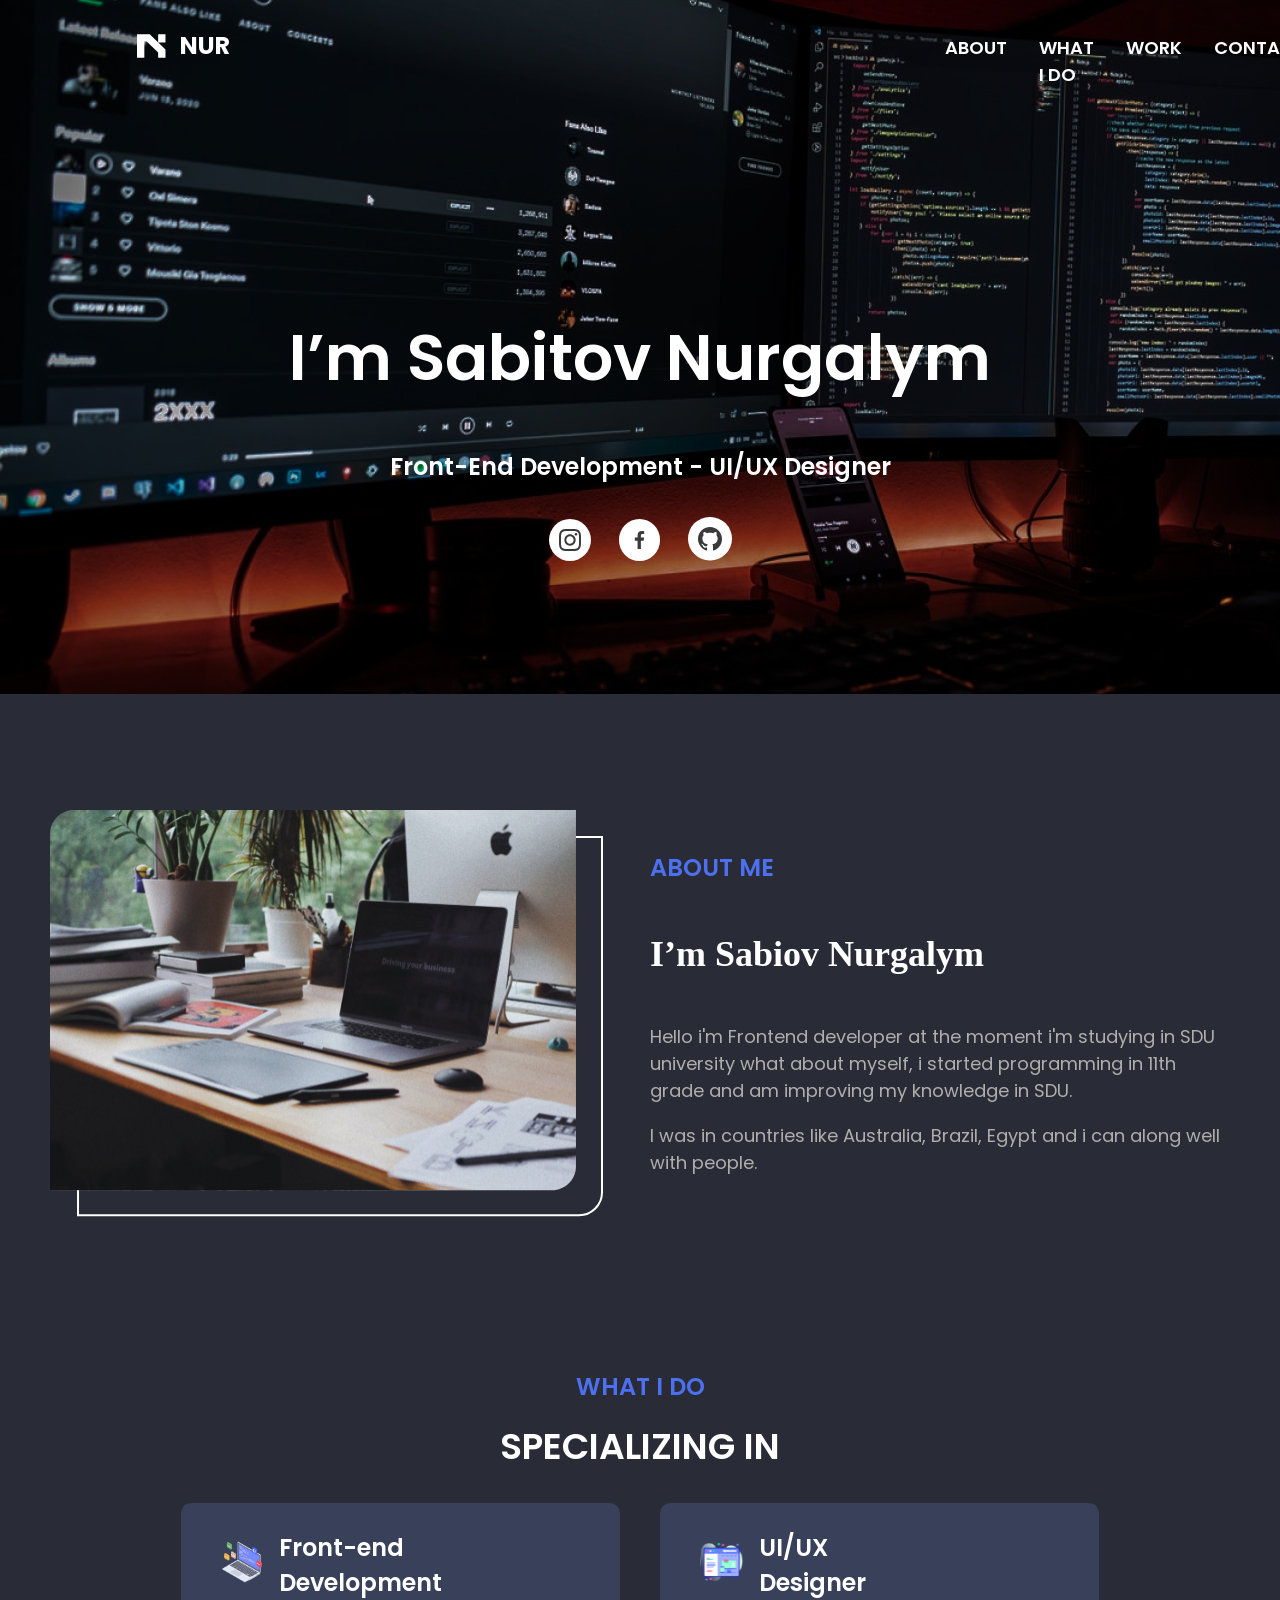
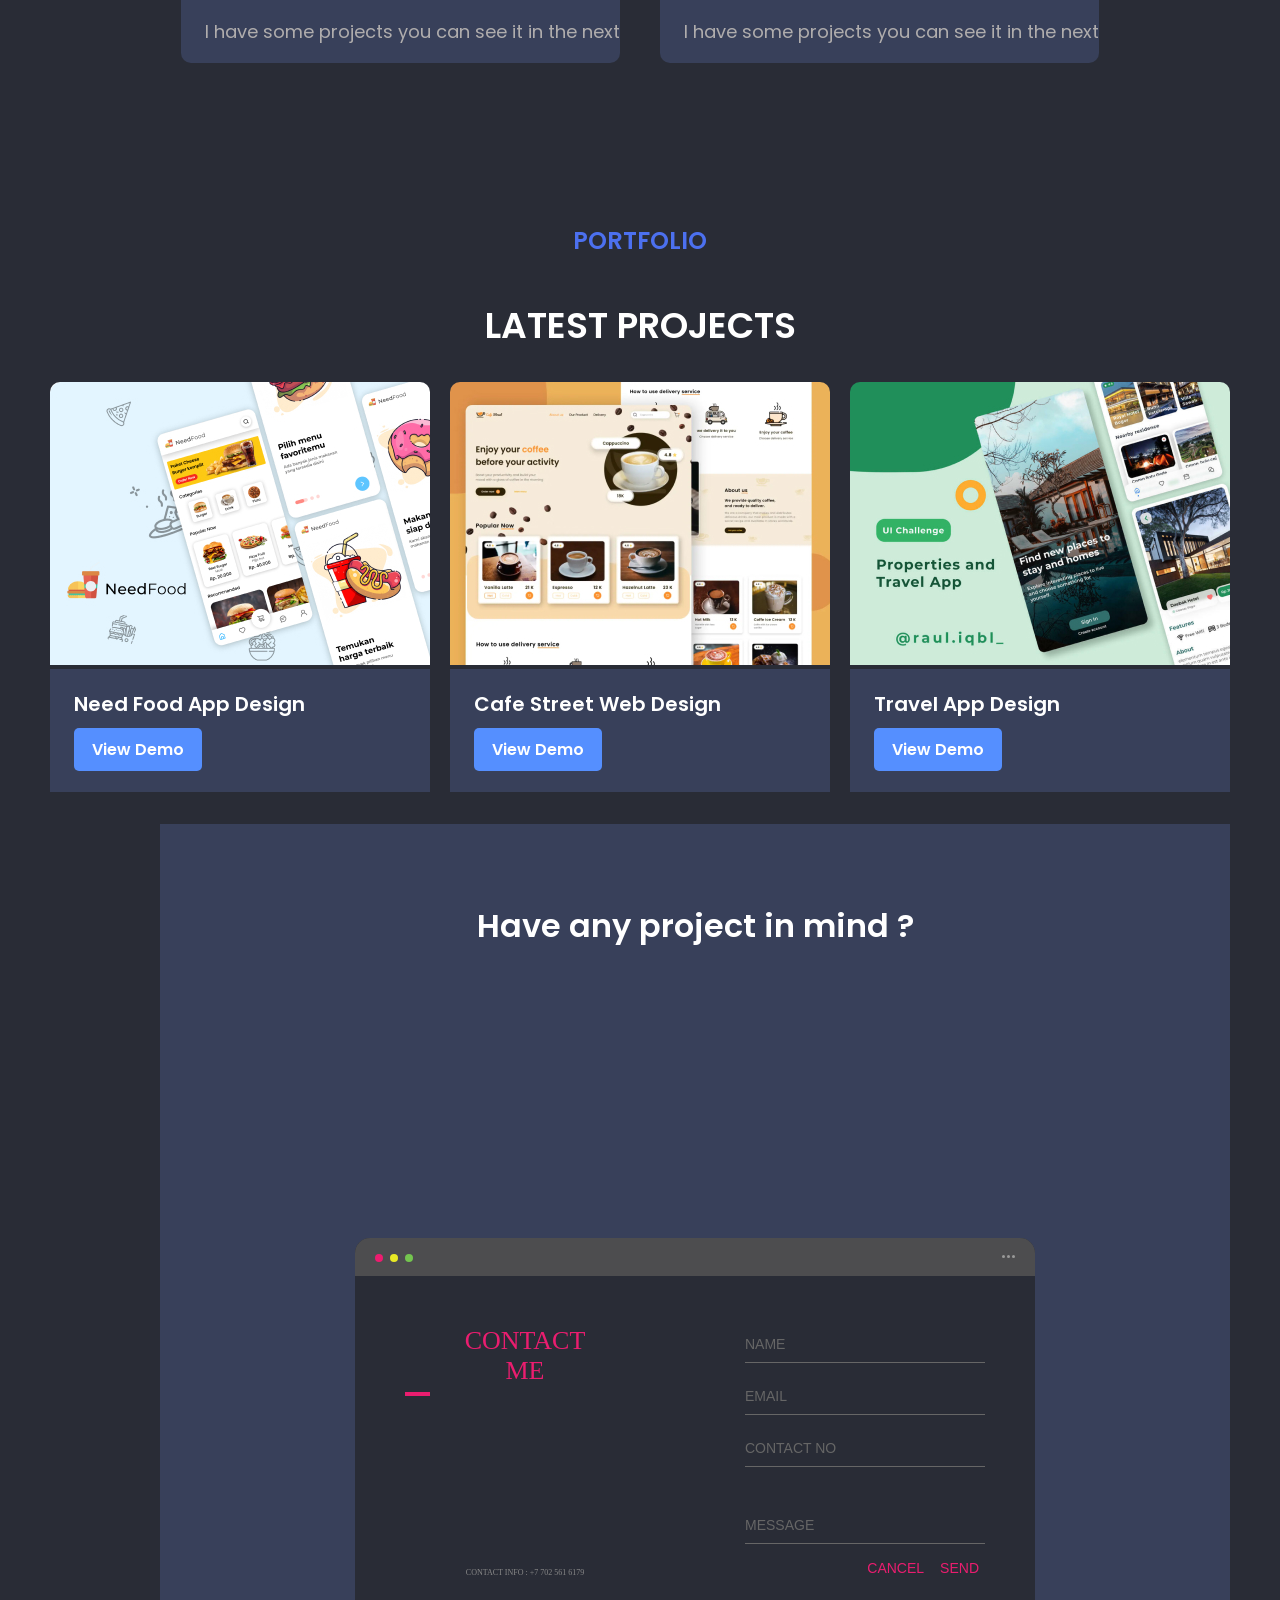
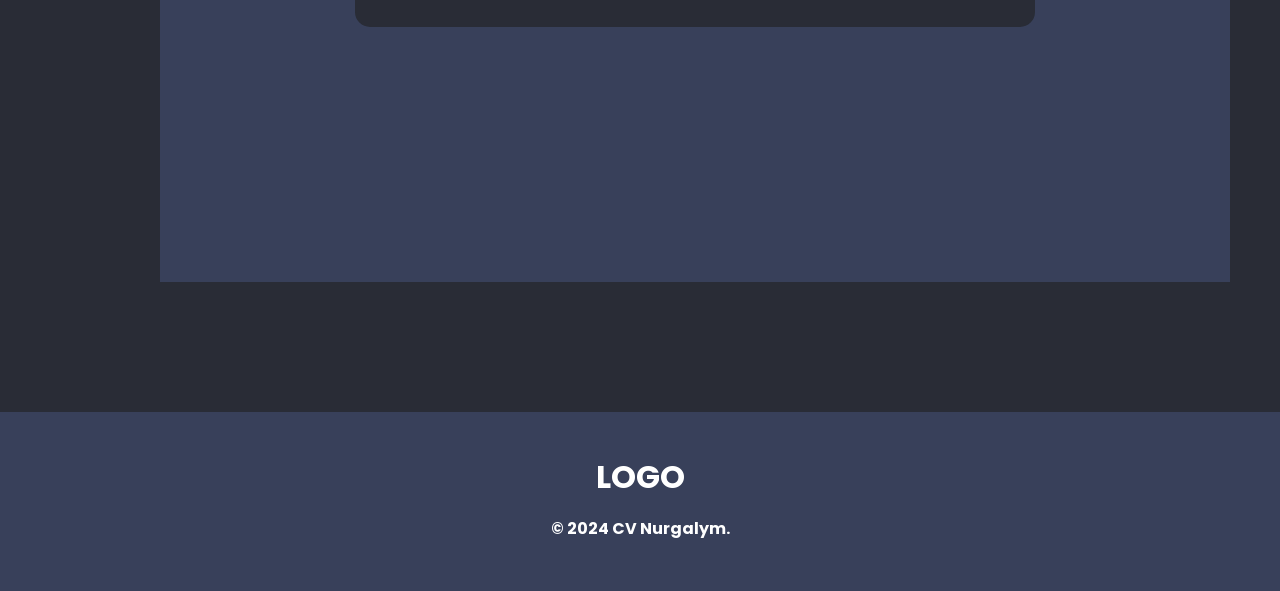
<file: index.html>
<!DOCTYPE html>
<html lang="en">
<head>
    <meta charset="UTF-8">
    <meta http-equiv="X-UA-Compatible" content="IE=edge">
    <meta name="viewport" content="width=device-width, initial-scale=1.0">
    <link rel="preconnect" href="https://fonts.googleapis.com">
    <link rel="preconnect" href="https://fonts.gstatic.com" crossorigin>
    <link href="https://fonts.googleapis.com/css2?family=Inter:wght@700&family=Poppins:wght@400;600&family=Rubik+Mono+One&display=swap" rel="stylesheet">   
    <link rel="stylesheet" href="../css/style.css">
    <title>CV</title>
</head>
<body>
    <header class="header">
        <div class="container">
            <nav class="nav">
                <img class="logo" src="../img/logoipsum-282 1.svg" alt="">
                <a class="log" href="#">NUR</a>
                <ul class="head">
                    <li class="menu"><a class="men" target="_blank" href="About_me.html">ABOUT</a></li>
                    <li class="menu"><a class="men" href="#do">WHAT I DO</a></li>
                    <li class="menu"><a class="men" href="#portfol">WORK</a></li>
                    <li class="menu"><a class="men" href="#have">CONTACT</a></li>
                </ul>
            </nav>
            <div class="head-mid">
                <h1 class="h1">I’m Sabitov Nurgalym</h1>
                <h4 class="front">Front-End Development - UI/UX Designer</h4>
                <a href="https://www.instagram.com/sabitov_nurgalim?igsh=MXdwbHY1NDB5YWVpOA==" target="_blank" class="insta"><img src="../img/insta.svg" alt=""></a>
                <a href="https://www.facebook.com/zuck/?locale=ru_RU" target="_blank" class="facebook"><img src="../img/facebook.svg" alt=""></a>
                <a href="https://github.com/Sabitovv"  target="_blank" class="cat"><img src="../img/cat.svg" alt=""></a>
            </div>
        </div>
    </header>
    <main class="main">
        <div class="container">
            <div class="about">
                <img src="../img/about-image.svg" alt="">
                <div class="txt">
                <h5 class="about-me">ABOUT ME</h5>
                <h4 class="Raul">I’m Sabiov Nurgalym</h4>
                <p class="about-txt0">Hello i'm Frontend developer at the moment i'm studying in SDU university what about myself, i started programming in 11th grade and am improving my knowledge in SDU.</p>
                <p class="about-txt1">I was in countries like Australia, Brazil, Egypt and i can along well with people.</p>
                </div>
            </div>
            <div class="what-do" id="do">
                <h5 class="i-do">WHAT I DO</h5>
                <h4 class="do-inner">SPECIALIZING IN</h4>
                <div class="block">
                    <div class="block0">
                        <div class="block0-inner">
                            <img class="ux-img" src="../img/front-img.svg" alt="">
                            <h6 class="ux">Front-end <br> Development</h6>
                        </div>
                        <p class="ux-txt">I have some projects you can see it in the next</p>
                    </div>
                    <div class="block1">
                        <div class="block1-inner">
                            <img class="ui-img" src="../img/ui-img.svg" alt="">
                            <h6 class="ui">UI/UX <br> Designer</h6>
                        </div>
                        <p class="ui-txt">I have some projects you can see it in the next</p>
                    </div>
                </div>
            </div>
            <div class="portfol" id="portfol">
                <div class="portfol-head">
                    <h5 class="portfolio">PORTFOLIO</h5>
                    <h6 class="latest">LATEST PROJECTS</h6>
                </div>
                <div class="portfol-immg">
                    <div class="img-inner1">
                        <img class="img1" src="../img/portfolio1 1.jpg" alt="">
                        <div class="the">
                            <h6 class="need">Need Food App Design</h6>
                            <a class="view" href="#">View Demo</a>
                        </div>
                    </div>
                    <div class="img-inner2">
                        <img class="img2" src="../img/cafestreet-webdesign 1.jpg" alt="">
                        <div class="the">
                            <h6 class="street">Cafe Street Web Design</h6>
                            <a class="view" href="#">View Demo</a>
                        </div>
                    </div>
                    <div class="img-inner3">
                        <img class="img3" src="../img/travel-app-modal1 1.jpg" alt="">
                        <div class="the">
                            <h6 class="travl">Travel App Design</h6>
                            <a class="view" href="#">View Demo</a>
                        </div>
                    </div>
                </div>
            </div>
            <div class="main-footer">
                <h3 class="have" id="have">Have any project in mind ?</h3>
                <div class="background">
                    <div class="container">
                      <div class="screen">
                        <div class="screen-header">
                          <div class="screen-header-left">
                            <div class="screen-header-button close"></div>
                            <div class="screen-header-button maximize"></div>
                            <div class="screen-header-button minimize"></div>
                          </div>
                          <div class="screen-header-right">
                            <div class="screen-header-ellipsis"></div>
                            <div class="screen-header-ellipsis"></div>
                            <div class="screen-header-ellipsis"></div>
                          </div>
                        </div>
                        <div class="screen-body">
                          <div class="screen-body-item left">
                            <div class="app-title">
                              <span>CONTACT</span>
                              <span>ME</span>
                            </div>
                            <div class="app-contact">CONTACT INFO : +7 702 561 6179</div>
                          </div>
                          <div class="screen-body-item">
                            <div class="app-form">
                              <div class="app-form-group">
                                <input class="app-form-control" placeholder="NAME">
                              </div>
                              <div class="app-form-group">
                                <input class="app-form-control" placeholder="EMAIL">
                              </div>
                              <div class="app-form-group">
                                <input class="app-form-control" placeholder="CONTACT NO">
                              </div>
                              <div class="app-form-group message">
                                <input class="app-form-control" placeholder="MESSAGE">
                              </div>
                              <div class="app-form-group buttons">
                                <button class="app-form-button">CANCEL</button>
                                <button class="app-form-button">SEND</button>
                              </div>
                            </div>
                          </div>
                        </div>
                      </div>
                    </div>
                  </div>
            </div>
        </div>
    </main>
    <footer class="footer">
        <h2 class="footer-logo">LOGO</h2>
        <h3 class="footer-end">© 2024 CV Nurgalym.</h3>
    </footer>
</body>
</html>
</file>
<file: css/style.css>
html{
    box-sizing: border-box;
    scroll-behavior: smooth;
}
*,*::after, *::before{
    box-sizing: inherit;
}
body{
    margin: 0;
    background-color: #292C36;}
.container{
    max-width: 1200px;
    margin: 0 auto;
    padding: 0;
}
li{
    list-style-type: none;
}
a{
    text-decoration: none;
}
.nav{
    display: flex;
}
.logo{
    padding-left: 87px;
    padding-top: 24px;
}
.log{
    padding-top: 18px;
    padding-left: 14px;
    width: 62px;
    height: 36px;
    font-style: normal;
    font-weight: 700;
    font-size: 24px;
    font-family: 'Poppins';
    color: rgba(255, 255, 255, 1);

}
.head{
    display: flex;
    position: absolute;
    top: 18px;
    left: 905px;
}
.menu{
    padding-right: 32px;
    font-style: normal;
    font-weight: 600;
    font-size: 18px;
    line-height: 27px;
    font-family: 'Poppins';
}
.men{
    color: rgba(255, 255, 255, 1);
}
.header{
    background-image: url(../img/bg-image\ 1.jpg);
    height: 694px;
}
.head-mid{
    text-align: center;
    padding-top: 209px;
}
.h1{
    color: rgba(255, 255, 255, 1);
    font-family: 'Poppins';
    font-style: normal;
    font-weight: 600;
    font-size: 64px;
    line-height: 96px;
}
.front{
    color: rgba(255, 255, 255, 1);
    font-family: 'Poppins';
    font-style: normal;
    font-weight: 600;
    font-size: 24px;
    line-height: 36px;
}
.insta{
    padding-right: 24px;
}
.cat{
    padding-left: 24px;
}
.about{
    display: flex;
    padding-top: 106px;
}
.txt{
    flex-direction: column;
    padding-top: 0px;
    padding-left: 47px;
}
main{
    background-color: #292C36;
}
.about-me{
    font-family: 'Poppins';
    font-style: normal;
    font-weight: 600;
    font-size: 24px;
    color:#4C70EF;
}
.Raul{
    font-style: normal;
    font-weight: 600;
    font-size: 36px;
    color: #ffff;
}
.about-txt0{
    font-family: 'Poppins';
    font-style: normal;
    font-weight: 400;
    font-size: 18px;
    color: #B0ADAD;
}
.about-txt1{
    font-family: 'Poppins';
    font-style: normal;
    font-weight: 400;
    font-size: 18px;
    color: #B0ADAD;
}
.block{
    display: flex;
    text-align: center;
    justify-content: center;
    margin-top: 50px;

}
.block0-inner{
    display: flex;
}
.block1-inner{
    display: flex;
}
.what-do{
    padding-top: 124px;
    text-align: center;
}
.i-do{
    font-family: 'Poppins';
    font-style: normal;
    font-weight: 600;
    font-size: 24px;
    line-height: 12px;
    color: #4C70EF;
}
.do-inner{
    font-family: 'Poppins';
    font-style: normal;
    font-weight: 600;
    font-size: 36px;
    line-height: 12px;
    color: #ffff;
}
.block0{
    background-color: #38405A;
    border-radius: 10px;
    position: relative;
    right: 20px;
}
.block1{
    background-color: #38405A;
    border-radius: 10px;
    position: relative;
    left: 20px;
}
.ux{
    font-family: 'Poppins';
    font-style: normal;
    font-weight: 600;
    font-size: 24px;
    color:#ffff;
    margin: 0;
    padding-top: 27px;
    text-align: start;
    padding-left: 16px;
}
.ui{
    font-family: 'Poppins';
    font-style: normal;
    font-weight: 600;
    font-size: 24px;
    color:#ffff;
    margin: 0;
    padding-top: 27px;
    text-align: start;
    padding-left: 16px;
}
.block0-inner{
    padding-left: 40px;
    align-items: center;
}
.block1-inner{
    padding-left: 40px;
    align-items: center;
}
.ux-txt{
    font-family: 'Poppins';
    font-style: normal;
    font-weight: 400;
    font-size: 18px;
    line-height: 27px;
    color: #B0ADAD;
    text-align: start;
    padding-left: 24px;
}
.ui-txt{
    font-family: 'Poppins';
    font-style: normal;
    font-weight: 400;
    font-size: 18px;
    line-height: 27px;
    color: #B0ADAD;
    text-align: start;
    padding-left: 24px;
}
.ux-img{
    padding-top: 22px;
}
.ui-img{
    padding-top: 22px;
}
.portfol-head{
    text-align: center;
    padding-top: 120px;
}
.portfolio{
    font-family: 'Poppins';
    font-style: normal;
    font-weight: 600;
    font-size: 24px;
    line-height: 36px;
    color: #4C70EF;
}
.latest{
    font-family: 'Poppins';
    font-style: normal;
    font-weight: 600;
    font-size: 36px;
    line-height: 54px;
    color: #ffff;
    margin: 0;
}
.portfol-immg{
    display: flex;
    padding-top: 29px;
    justify-content: center;
}
.img1{
    border-top-left-radius:10px;
    border-top-right-radius:10px;
}
.img-inner1{
    position: relative;
    right: 20px;
}
.img2{
    border-top-left-radius:10px;
    border-top-right-radius:10px;
}
.img-inner3{
    position: relative;
    left: 20px;
}
.img3{
    border-top-left-radius:10px;
    border-top-right-radius:10px;
}
.need{
    font-family: 'Poppins';
    font-style: normal;
    font-weight: 600;
    font-size: 20px;
    line-height: 30px;
    margin: 0;
    color: #ffff;
    padding-top: 20px;
    margin-bottom: 20px;
}
.street{
    font-family: 'Poppins';
    font-style: normal;
    font-weight: 600;
    font-size: 20px;
    line-height: 30px;
    margin: 0;
    color: #ffff;
    padding-top: 20px;
    margin-bottom: 20px;
}
.travl{
    font-family: 'Poppins'; 
    font-style: normal;
    font-weight: 600;
    font-size: 20px;
    line-height: 30px;
    margin: 0;
    color: #ffff;
    padding-top: 20px;
    margin-bottom: 20px;
}
.the{
    background-color: #38405A;
    padding-left: 24px;
    Width:380px;
    Height:123px;
}
.view{
    font-family: 'Poppins';
    font-style: normal;
    font-weight: 600;
    line-height: 21px;
    color: #fff;
    background-color: #558FFF;
    border-radius: 5px;
    padding: 10px 18px;
}
.main-footer{
    text-align: center;
    background-color: #38405A;
    margin-left: 110px;
    
}
.have{
    font-family: 'Poppins';
    font-style: normal;
    font-weight: 600;
    font-size: 32px;
    line-height: 48px;
    color: #fff;
    padding-top: 78px;
}
.contact{
    font-family: 'Poppins';
    font-style: normal;
    font-weight: 600;
    font-size: 14px;
    line-height: 21px;
    color: #fff;
    background-color: #558FFF;
    padding: 10px 18px;
    margin-top: 32px;
    border-radius: 6px;
}
.footer{
    background-color: #38405A;
    text-align: center;
    margin-top: 120px;
    padding-bottom: 34px;
    padding-top: 41px;
}
.footer-logo{
    font-family: 'Poppins';
    font-style: normal;
    font-weight: 700;
    font-size: 32px;
    line-height: 48px;
    margin: 0;
    color: #fff;
}
.footer-end{
    font-family: 'Poppins';
    font-style: normal;
    font-weight: 700;
    font-size: 16px;
    line-height: 24px;
    color: #fff;
}















.background {
    display: flex;
    min-height: 100vh;
  }
  
  .container {
    flex: 0 1 700px;
    margin: auto;
    padding: 10px;
  }
  
  .screen {
    position: relative;
    background: #292C36;
    border-radius: 15px;
  }
  
  .screen:after {
    content: '';
    display: block;
    position: absolute;
    top: 0;
    left: 20px;
    right: 20px;
    bottom: 0;
    border-radius: 15px;
    box-shadow: 0 20px 40px rgba(0, 0, 0, .4);
    z-index: -1;
  }
  
  .screen-header {
    display: flex;
    align-items: center;
    padding: 10px 20px;
    background: #4d4d4f;
    border-top-left-radius: 15px;
    border-top-right-radius: 15px;
  }
  
  .screen-header-left {
    margin-right: auto;
  }
  
  .screen-header-button {
    display: inline-block;
    width: 8px;
    height: 8px;
    margin-right: 3px;
    border-radius: 8px;
    background: white;
  }
  
  .screen-header-button.close {
    background: #ed1c6f;
  }
  
  .screen-header-button.maximize {
    background: #e8e925;
  }
  
  .screen-header-button.minimize {
    background: #74c54f;
  }
  
  .screen-header-right {
    display: flex;
  }
  
  .screen-header-ellipsis {
    width: 3px;
    height: 3px;
    margin-left: 2px;
    border-radius: 8px;
    background: #999;
  }
  
  .screen-body {
    display: flex;
  }
  
  .screen-body-item {
    flex: 1;
    padding: 50px;
  }
  
  .screen-body-item.left {
    display: flex;
    flex-direction: column;
  }
  
  .app-title {
    display: flex;
    flex-direction: column;
    position: relative;
    color: #ea1d6f;
    font-size: 26px;
  }
  
  .app-title:after {
    content: '';
    display: block;
    position: absolute;
    left: 0;
    bottom: -10px;
    width: 25px;
    height: 4px;
    background: #ea1d6f;
  }
  
  .app-contact {
    margin-top: auto;
    font-size: 8px;
    color: #888;
  }
  
  .app-form-group {
    margin-bottom: 15px;
  }
  
  .app-form-group.message {
    margin-top: 40px;
  }
  
  .app-form-group.buttons {
    margin-bottom: 0;
    text-align: right;
  }
  
  .app-form-control {
    width: 100%;
    padding: 10px 0;
    background: none;
    border: none;
    border-bottom: 1px solid #666;
    color: #ddd;
    font-size: 14px;
    text-transform: uppercase;
    outline: none;
    transition: border-color .2s;
  }
  
  .app-form-control::placeholder {
    color: #666;
  }
  
  .app-form-control:focus {
    border-bottom-color: #ddd;
  }
  
  .app-form-button {
    background: none;
    border: none;
    color: #ea1d6f;
    font-size: 14px;
    cursor: pointer;
    outline: none;
  }
  
  .app-form-button:hover {
    color: #b9134f;
  }
  
  .credits {
    display: flex;
    justify-content: center;
    align-items: center;
    margin-top: 20px;
    color: #ffa4bd;
    font-family: 'Roboto Condensed', sans-serif;
    font-size: 16px;
    font-weight: normal;
  }
  
  .credits-link {
    display: flex;
    align-items: center;
    color: #fff;
    font-weight: bold;
    text-decoration: none;
  }
  
  .dribbble {
    width: 20px;
    height: 20px;
    margin: 0 5px;
  }
  
  @media screen and (max-width: 520px) {
    .screen-body {
      flex-direction: column;
    }
  
    .screen-body-item.left {
      margin-bottom: 30px;
    }
  
    .app-title {
      flex-direction: row;
    }
  
    .app-title span {
      margin-right: 12px;
    }
  
    .app-title:after {
      display: none;
    }
  }
  
  @media screen and (max-width: 600px) {
    .screen-body {
      padding: 40px;
    }
  
    .screen-body-item {
      padding: 0;
    }
  }
</file>
